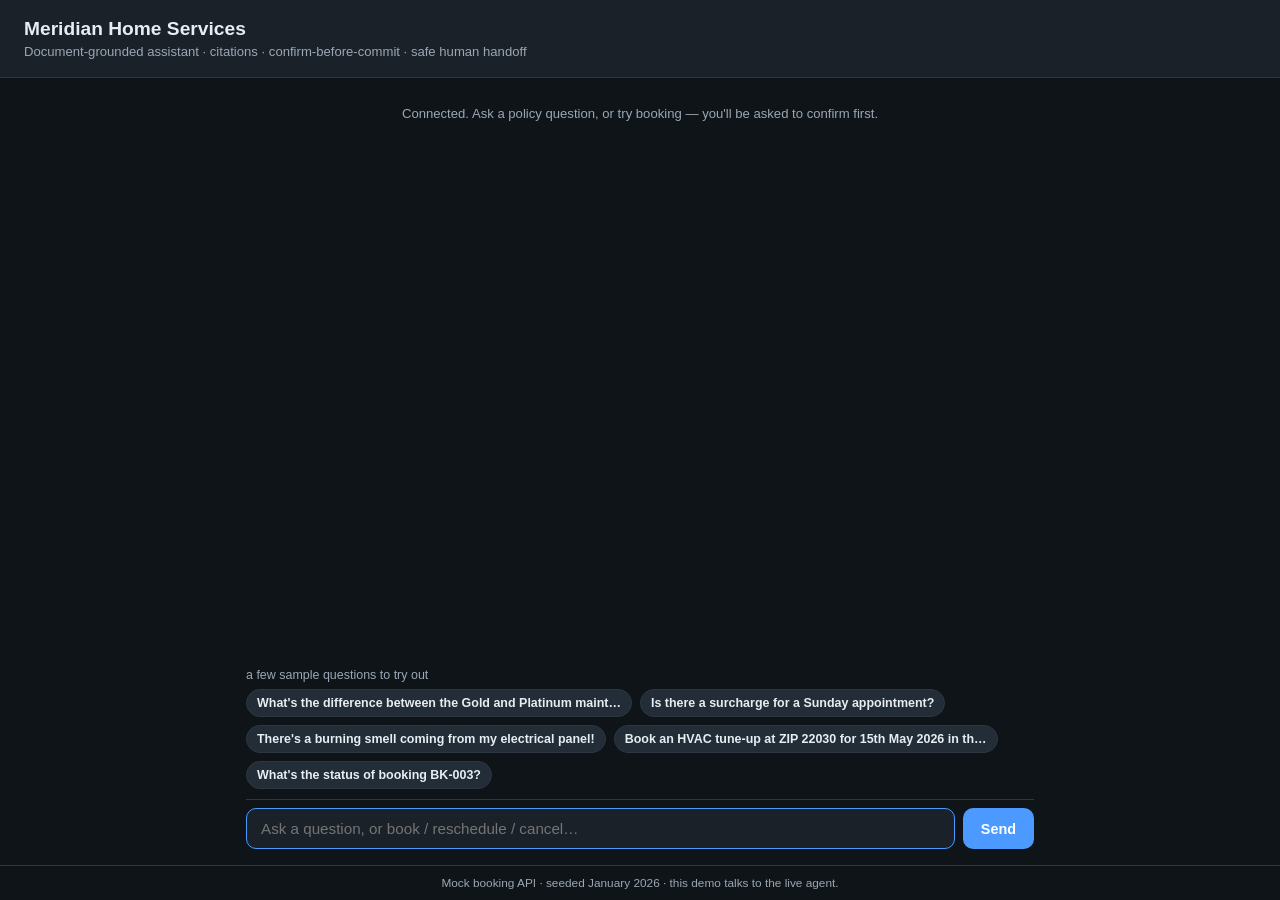
<file: web/index.html>
<!DOCTYPE html>
<html lang="en">
<head>
  <meta charset="utf-8" />
  <meta name="viewport" content="width=device-width, initial-scale=1" />
  <title>Meridian Assistant — Demo</title>
  <link rel="stylesheet" href="style.css?v=2" />
</head>
<body>
  <header>
    <h1>Meridian Home Services</h1>
    <p class="sub">Document-grounded assistant · citations · confirm-before-commit · safe human handoff</p>
  </header>

  <main>
    <section id="chat" aria-live="polite"></section>

    <div id="suggestions">
      <span class="hint">a few sample questions to try out</span>
      <div class="chips" id="suggestion-chips"></div>
    </div>

    <form id="composer" autocomplete="off">
      <input id="message" type="text" placeholder="Ask a question, or book / reschedule / cancel…" aria-label="Message" />
      <button type="submit" id="send">Send</button>
    </form>
  </main>

  <!-- Confirm-before-commit modal: a booking is only created/changed when the user clicks Approve. -->
  <div id="modal-backdrop" class="hidden">
    <div id="modal" role="dialog" aria-modal="true" aria-labelledby="modal-title">
      <h2 id="modal-title">Please confirm</h2>
      <p id="modal-preview"></p>
      <pre id="modal-action" class="action"></pre>
      <div class="modal-buttons">
        <button id="approve" class="primary">Approve</button>
        <button id="decline" class="secondary">Decline</button>
      </div>
    </div>
  </div>

  <footer>
    <span>Mock booking API · seeded January 2026 · this demo talks to the live agent.</span>
  </footer>

  <script src="app.js?v=2"></script>
</body>
</html>
</file>
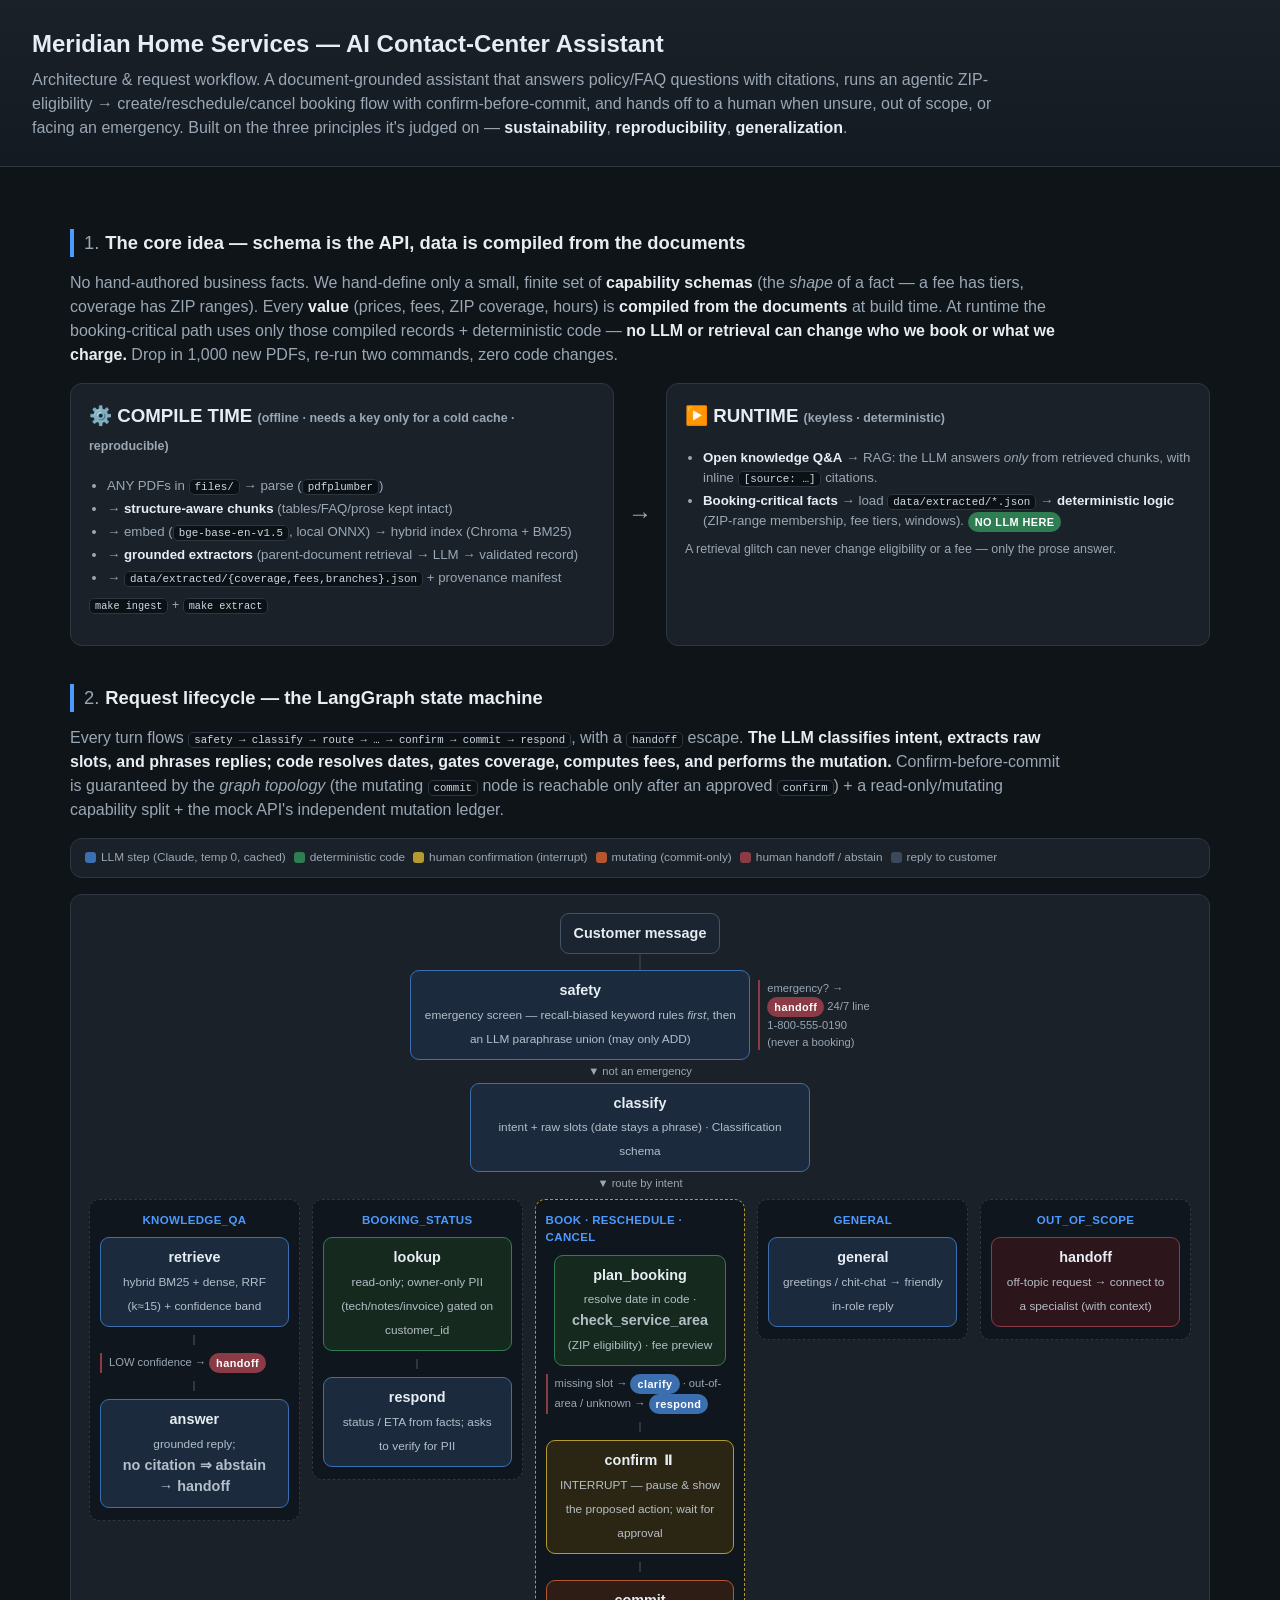
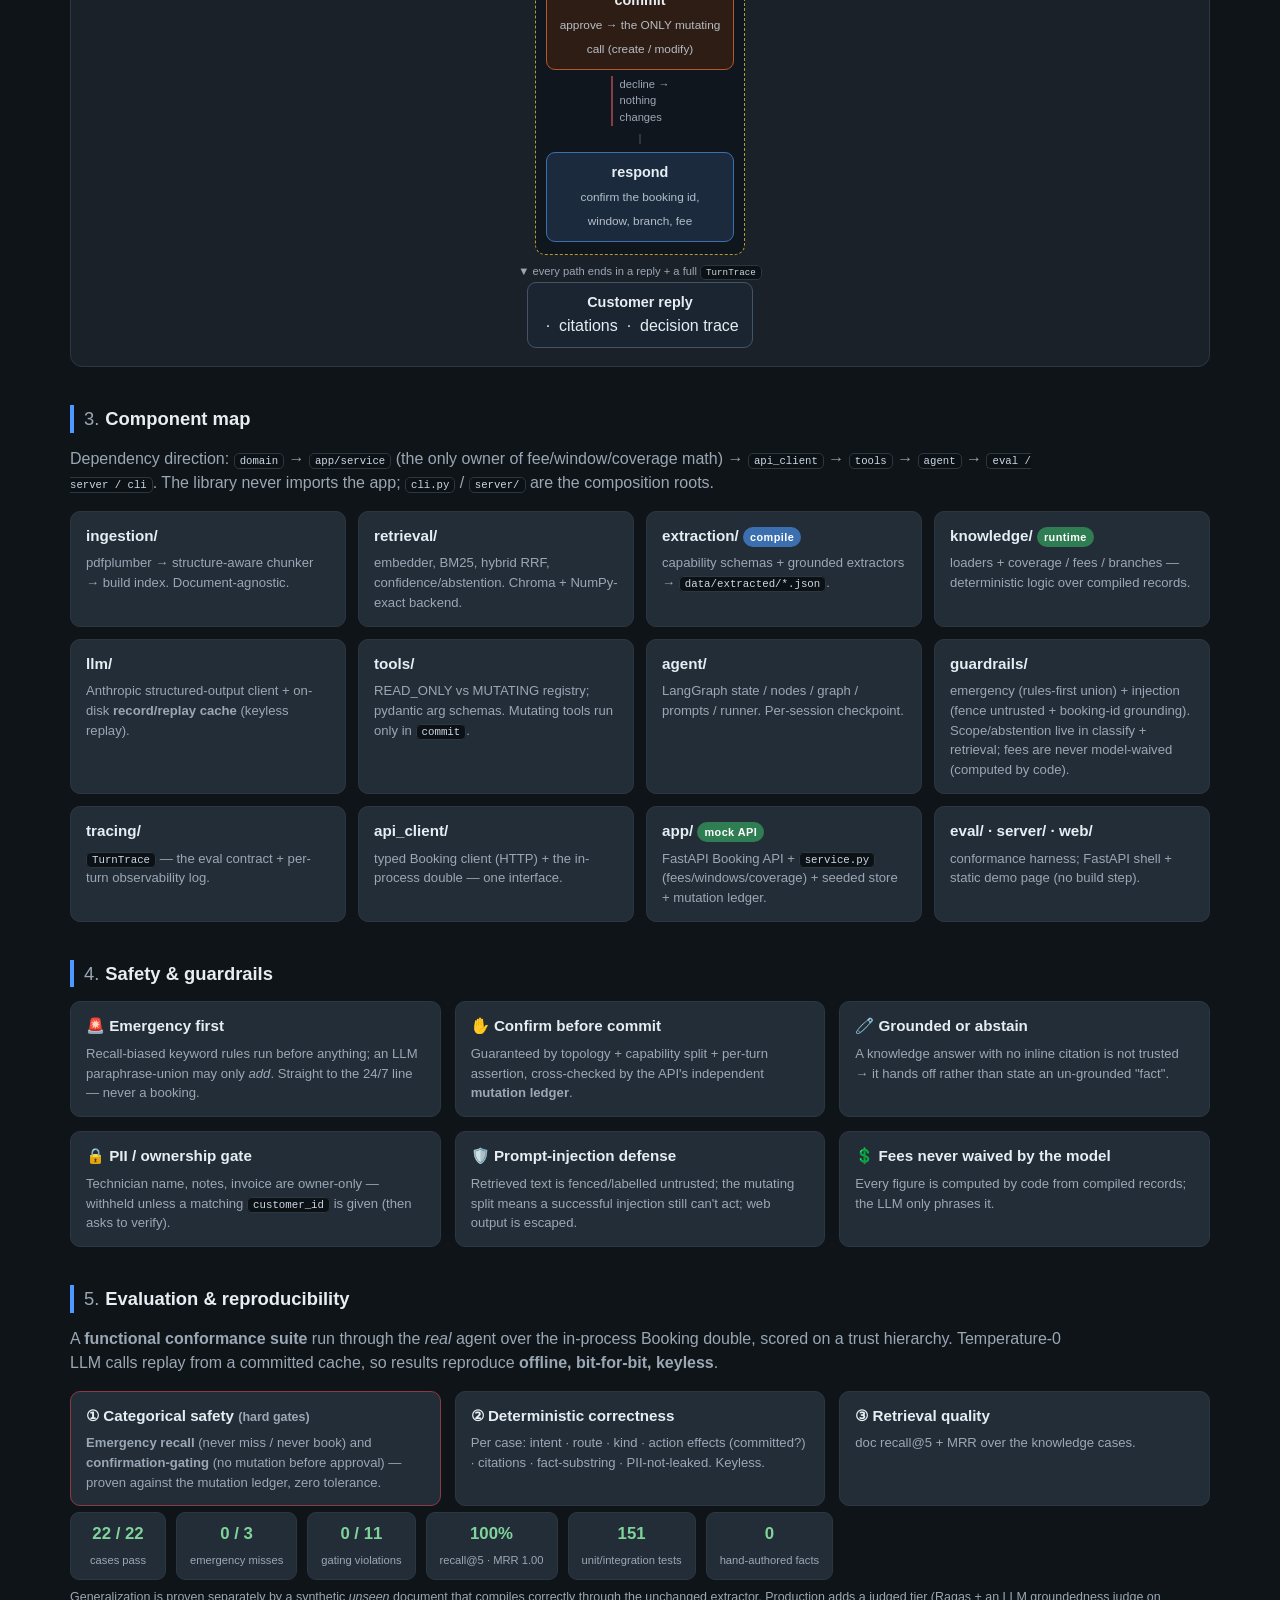
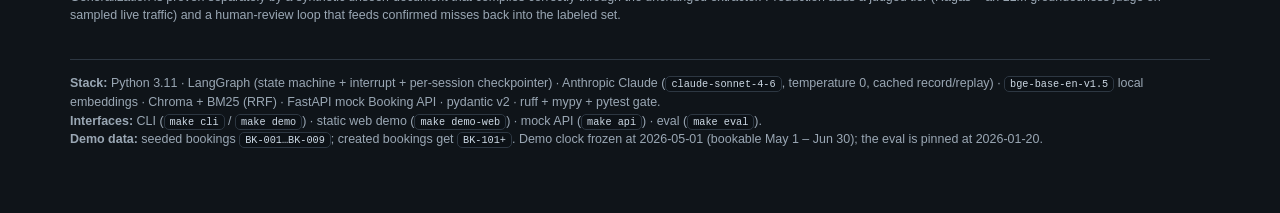
<file: docs/architecture.html>
<!DOCTYPE html>
<html lang="en">
<head>
<meta charset="utf-8" />
<meta name="viewport" content="width=device-width, initial-scale=1" />
<title>Meridian Assistant — Architecture &amp; Workflow</title>
<style>
  :root{
    --bg:#0f1419; --panel:#1a2129; --panel2:#232d38; --ink:#e6edf3; --muted:#9aa7b4;
    --line:#2d3742; --accent:#4c9aff;
    --llm:#3b6fb0; --code:#2f7d52; --mut:#b5562e; --gate:#b59a2e; --halt:#8a3b46; --term:#3a4a5a;
  }
  *{box-sizing:border-box}
  body{margin:0;background:var(--bg);color:var(--ink);font-family:-apple-system,BlinkMacSystemFont,"Segoe UI",Roboto,Helvetica,Arial,sans-serif;line-height:1.5;}
  header{padding:26px 32px;border-bottom:1px solid var(--line);background:linear-gradient(180deg,#1a2129,#141a21);}
  header h1{margin:0;font-size:1.5rem;}
  header p{margin:6px 0 0;color:var(--muted);max-width:980px;}
  main{max-width:1180px;margin:0 auto;padding:24px 20px 64px;}
  h2{font-size:1.15rem;border-left:4px solid var(--accent);padding-left:10px;margin:38px 0 14px;}
  h2 .n{color:var(--muted);font-weight:400;margin-right:6px;}
  p.lead{color:var(--muted);margin:0 0 16px;max-width:1000px;}
  .panel{background:var(--panel);border:1px solid var(--line);border-radius:12px;padding:18px;}
  .grid2{display:grid;grid-template-columns:1fr 1fr;gap:16px;}
  .grid3{display:grid;grid-template-columns:repeat(3,1fr);gap:14px;}
  .grid4{display:grid;grid-template-columns:repeat(2,1fr);gap:12px;}
  @media(min-width:900px){.grid4{grid-template-columns:repeat(4,1fr);}}
  .card{background:var(--panel2);border:1px solid var(--line);border-radius:10px;padding:13px 15px;}
  .card h3{margin:0 0 6px;font-size:.95rem;}
  .card p{margin:0;color:var(--muted);font-size:.82rem;}
  code{background:#0c1116;border:1px solid var(--line);border-radius:5px;padding:1px 5px;font-size:.82em;color:#cdd9e5;}
  .tag{display:inline-block;font-size:.68rem;font-weight:700;letter-spacing:.04em;padding:2px 7px;border-radius:10px;color:#fff;vertical-align:middle;}
  .t-llm{background:var(--llm)} .t-code{background:var(--code)} .t-mut{background:var(--mut)}
  .t-gate{background:var(--gate);color:#1a1500} .t-halt{background:var(--halt)} .t-term{background:var(--term)}
  /* flow */
  .legend{display:flex;flex-wrap:wrap;gap:8px;margin:0 0 16px;}
  .legend span{font-size:.74rem;color:var(--muted);display:flex;align-items:center;gap:5px;}
  .dot{width:11px;height:11px;border-radius:3px;display:inline-block;}
  .flow{display:flex;flex-direction:column;align-items:center;gap:0;}
  .node{border-radius:9px;padding:9px 13px;border:1px solid var(--line);background:var(--panel2);text-align:center;min-width:150px;max-width:340px;}
  .node b{display:block;font-size:.9rem;}
  .node small{color:#cfd9e3;font-size:.74rem;opacity:.85;}
  .node.llm{border-color:#3b6fb0;background:#1c2a3d;}
  .node.code{border-color:#2f7d52;background:#16291f;}
  .node.mut{border-color:#b5562e;background:#2e1d14;}
  .node.gate{border-color:#b59a2e;background:#2b2613;}
  .node.halt{border-color:#8a3b46;background:#2c161b;}
  .node.term{border-color:#445466;background:#1b2531;}
  .arrow{width:2px;height:16px;background:var(--line);}
  .arrowlbl{color:var(--muted);font-size:.7rem;margin:3px 0;}
  .branchrow{display:flex;gap:12px;justify-content:center;flex-wrap:wrap;align-items:flex-start;width:100%;margin-top:4px;}
  .lane{flex:1;min-width:185px;max-width:230px;display:flex;flex-direction:column;align-items:center;gap:8px;background:#10161d;border:1px dashed var(--line);border-radius:10px;padding:12px 10px;}
  .lane .label{font-size:.72rem;color:var(--accent);font-weight:700;letter-spacing:.03em;text-transform:uppercase;}
  .vsep{width:2px;height:10px;background:var(--line);}
  .side{display:flex;align-items:center;gap:8px;}
  .sidebranch{font-size:.7rem;color:var(--muted);border-left:2px solid var(--halt);padding-left:7px;}
  ul.tight{margin:6px 0 0;padding-left:18px;color:var(--muted);font-size:.83rem;}
  ul.tight li{margin:3px 0;}
  .pipe{display:grid;grid-template-columns:1fr auto 1fr;gap:14px;align-items:stretch;}
  .pipe .mid{display:flex;align-items:center;color:var(--muted);font-size:1.5rem;}
  .kpis{display:flex;flex-wrap:wrap;gap:10px;margin-top:6px;}
  .kpi{background:var(--panel2);border:1px solid var(--line);border-radius:9px;padding:8px 13px;text-align:center;min-width:96px;}
  .kpi b{display:block;font-size:1.05rem;color:#7fd49a;}
  .kpi small{color:var(--muted);font-size:.7rem;}
  .foot{margin-top:34px;color:var(--muted);font-size:.78rem;border-top:1px solid var(--line);padding-top:14px;}
  .note{font-size:.78rem;color:var(--muted);margin-top:8px;}
  b.k{color:#e6edf3;}
</style>
</head>
<body>
<header>
  <h1>Meridian Home Services — AI Contact-Center Assistant</h1>
  <p>Architecture &amp; request workflow. A document-grounded assistant that answers policy/FAQ questions with citations,
  runs an agentic ZIP-eligibility → create/reschedule/cancel booking flow with confirm-before-commit, and hands off
  to a human when unsure, out of scope, or facing an emergency. Built on the three principles it's judged on —
  <b class="k">sustainability</b>, <b class="k">reproducibility</b>, <b class="k">generalization</b>.</p>
</header>
<main>

  <!-- ============ THE BIG IDEA ============ -->
  <h2><span class="n">1.</span>The core idea — schema is the API, data is compiled from the documents</h2>
  <p class="lead">No hand-authored business facts. We hand-define only a small, finite set of <b class="k">capability schemas</b>
  (the <i>shape</i> of a fact — a fee has tiers, coverage has ZIP ranges). Every <b class="k">value</b> (prices, fees, ZIP coverage, hours)
  is <b class="k">compiled from the documents</b> at build time. At runtime the booking-critical path uses only those compiled records +
  deterministic code — <b class="k">no LLM or retrieval can change who we book or what we charge.</b> Drop in 1,000 new PDFs, re-run two
  commands, zero code changes.</p>
  <div class="pipe">
    <div class="panel">
      <h3 style="margin-top:0">⚙️ COMPILE TIME <span class="note">(offline · needs a key only for a cold cache · reproducible)</span></h3>
      <ul class="tight">
        <li>ANY PDFs in <code>files/</code> → parse (<code>pdfplumber</code>)</li>
        <li>→ <b class="k">structure-aware chunks</b> (tables/FAQ/prose kept intact)</li>
        <li>→ embed (<code>bge-base-en-v1.5</code>, local ONNX) → hybrid index (Chroma + BM25)</li>
        <li>→ <b class="k">grounded extractors</b> (parent-document retrieval → LLM → validated record)</li>
        <li>→ <code>data/extracted/{coverage,fees,branches}.json</code> + provenance manifest</li>
      </ul>
      <p class="note"><code>make ingest</code> + <code>make extract</code></p>
    </div>
    <div class="mid">→</div>
    <div class="panel">
      <h3 style="margin-top:0">▶️ RUNTIME <span class="note">(keyless · deterministic)</span></h3>
      <ul class="tight">
        <li><b class="k">Open knowledge Q&amp;A</b> → RAG: the LLM answers <i>only</i> from retrieved chunks, with inline <code>[source: …]</code> citations.</li>
        <li><b class="k">Booking-critical facts</b> → load <code>data/extracted/*.json</code> → <b class="k">deterministic logic</b> (ZIP-range membership, fee tiers, windows). <span class="tag t-code">NO&nbsp;LLM&nbsp;HERE</span></li>
      </ul>
      <p class="note">A retrieval glitch can never change eligibility or a fee — only the prose answer.</p>
    </div>
  </div>

  <!-- ============ REQUEST LIFECYCLE ============ -->
  <h2><span class="n">2.</span>Request lifecycle — the LangGraph state machine</h2>
  <p class="lead">Every turn flows <code>safety → classify → route → … → confirm → commit → respond</code>, with a <code>handoff</code> escape.
  <b class="k">The LLM classifies intent, extracts raw slots, and phrases replies; code resolves dates, gates coverage, computes fees, and performs the mutation.</b>
  Confirm-before-commit is guaranteed by the <i>graph topology</i> (the mutating <code>commit</code> node is reachable only after an approved <code>confirm</code>) + a read-only/mutating capability split + the mock API's independent mutation ledger.</p>
  <div class="legend panel" style="padding:10px 14px;">
    <span><i class="dot" style="background:var(--llm)"></i> LLM step (Claude, temp 0, cached)</span>
    <span><i class="dot" style="background:var(--code)"></i> deterministic code</span>
    <span><i class="dot" style="background:var(--gate)"></i> human confirmation (interrupt)</span>
    <span><i class="dot" style="background:var(--mut)"></i> mutating (commit-only)</span>
    <span><i class="dot" style="background:var(--halt)"></i> human handoff / abstain</span>
    <span><i class="dot" style="background:var(--term)"></i> reply to customer</span>
  </div>

  <div class="flow panel" style="margin-top:14px;">
    <div class="node term"><b>Customer message</b></div>
    <div class="arrow"></div>
    <div class="side">
      <div class="node llm"><b>safety</b><small>emergency screen — recall-biased keyword rules <i>first</i>, then an LLM paraphrase union (may only ADD)</small></div>
      <div class="sidebranch">emergency? →<br><span class="tag t-halt">handoff</span> 24/7 line<br>1-800-555-0190<br>(never a booking)</div>
    </div>
    <div class="arrowlbl">▼ not an emergency</div>
    <div class="node llm"><b>classify</b><small>intent + raw slots (date stays a phrase) · Classification schema</small></div>
    <div class="arrowlbl">▼ route by intent</div>

    <div class="branchrow">
      <!-- knowledge -->
      <div class="lane">
        <div class="label">knowledge_qa</div>
        <div class="node llm" style="min-width:0"><b>retrieve</b><small>hybrid BM25 + dense, RRF (k≈15) + confidence band</small></div>
        <div class="vsep"></div>
        <div class="sidebranch" style="align-self:stretch">LOW confidence → <span class="tag t-halt">handoff</span></div>
        <div class="vsep"></div>
        <div class="node llm" style="min-width:0"><b>answer</b><small>grounded reply; <b>no citation ⇒ abstain → handoff</b></small></div>
      </div>
      <!-- status -->
      <div class="lane">
        <div class="label">booking_status</div>
        <div class="node code" style="min-width:0"><b>lookup</b><small>read-only; owner-only PII (tech/notes/invoice) gated on customer_id</small></div>
        <div class="vsep"></div>
        <div class="node llm" style="min-width:0"><b>respond</b><small>status / ETA from facts; asks to verify for PII</small></div>
      </div>
      <!-- booking -->
      <div class="lane" style="max-width:300px;border-color:#b59a2e;">
        <div class="label">book · reschedule · cancel</div>
        <div class="node code" style="min-width:0"><b>plan_booking</b><small>resolve date in code · <b>check_service_area</b> (ZIP eligibility) · fee preview</small></div>
        <div class="sidebranch" style="align-self:stretch">missing slot → <span class="tag t-llm">clarify</span> · out-of-area / unknown → <span class="tag t-llm">respond</span></div>
        <div class="vsep"></div>
        <div class="node gate" style="min-width:0"><b>confirm ⏸</b><small>INTERRUPT — pause &amp; show the proposed action; wait for approval</small></div>
        <div class="vsep"></div>
        <div class="side" style="gap:6px;flex-wrap:wrap;justify-content:center">
          <div class="node mut" style="min-width:0"><b>commit</b><small>approve → the ONLY mutating call (create / modify)</small></div>
          <div class="sidebranch">decline →<br>nothing<br>changes</div>
        </div>
        <div class="vsep"></div>
        <div class="node llm" style="min-width:0"><b>respond</b><small>confirm the booking id, window, branch, fee</small></div>
      </div>
      <!-- general -->
      <div class="lane">
        <div class="label">general</div>
        <div class="node llm" style="min-width:0"><b>general</b><small>greetings / chit-chat → friendly in-role reply</small></div>
      </div>
      <!-- oos -->
      <div class="lane">
        <div class="label">out_of_scope</div>
        <div class="node halt" style="min-width:0"><b>handoff</b><small>off-topic request → connect to a specialist (with context)</small></div>
      </div>
    </div>
    <div class="arrowlbl" style="margin-top:8px">▼ every path ends in a reply + a full <code>TurnTrace</code></div>
    <div class="node term"><b>Customer reply</b> &nbsp;·&nbsp; citations &nbsp;·&nbsp; decision trace</div>
  </div>

  <!-- ============ COMPONENTS ============ -->
  <h2><span class="n">3.</span>Component map</h2>
  <p class="lead">Dependency direction: <code>domain</code> → <code>app/service</code> (the only owner of fee/window/coverage math) → <code>api_client</code> → <code>tools</code> → <code>agent</code> → <code>eval / server / cli</code>. The library never imports the app; <code>cli.py</code> / <code>server/</code> are the composition roots.</p>
  <div class="grid4">
    <div class="card"><h3>ingestion/</h3><p>pdfplumber → structure-aware chunker → build index. Document-agnostic.</p></div>
    <div class="card"><h3>retrieval/</h3><p>embedder, BM25, hybrid RRF, confidence/abstention. Chroma + NumPy-exact backend.</p></div>
    <div class="card"><h3>extraction/ <span class="tag t-llm">compile</span></h3><p>capability schemas + grounded extractors → <code>data/extracted/*.json</code>.</p></div>
    <div class="card"><h3>knowledge/ <span class="tag t-code">runtime</span></h3><p>loaders + coverage / fees / branches — deterministic logic over compiled records.</p></div>
    <div class="card"><h3>llm/</h3><p>Anthropic structured-output client + on-disk <b>record/replay cache</b> (keyless replay).</p></div>
    <div class="card"><h3>tools/</h3><p>READ_ONLY vs MUTATING registry; pydantic arg schemas. Mutating tools run only in <code>commit</code>.</p></div>
    <div class="card"><h3>agent/</h3><p>LangGraph state / nodes / graph / prompts / runner. Per-session checkpoint.</p></div>
    <div class="card"><h3>guardrails/</h3><p>emergency (rules-first union) + injection (fence untrusted + booking-id grounding). Scope/abstention live in classify + retrieval; fees are never model-waived (computed by code).</p></div>
    <div class="card"><h3>tracing/</h3><p><code>TurnTrace</code> — the eval contract + per-turn observability log.</p></div>
    <div class="card"><h3>api_client/</h3><p>typed Booking client (HTTP) + the in-process double — one interface.</p></div>
    <div class="card"><h3>app/ <span class="tag t-code">mock API</span></h3><p>FastAPI Booking API + <code>service.py</code> (fees/windows/coverage) + seeded store + mutation ledger.</p></div>
    <div class="card"><h3>eval/ · server/ · web/</h3><p>conformance harness; FastAPI shell + static demo page (no build step).</p></div>
  </div>

  <!-- ============ GUARDRAILS ============ -->
  <h2><span class="n">4.</span>Safety &amp; guardrails</h2>
  <div class="grid3">
    <div class="card"><h3>🚨 Emergency first</h3><p>Recall-biased keyword rules run before anything; an LLM paraphrase-union may only <i>add</i>. Straight to the 24/7 line — never a booking.</p></div>
    <div class="card"><h3>✋ Confirm before commit</h3><p>Guaranteed by topology + capability split + per-turn assertion, cross-checked by the API's independent <b>mutation ledger</b>.</p></div>
    <div class="card"><h3>🧷 Grounded or abstain</h3><p>A knowledge answer with no inline citation is not trusted → it hands off rather than state an un-grounded "fact".</p></div>
    <div class="card"><h3>🔒 PII / ownership gate</h3><p>Technician name, notes, invoice are owner-only — withheld unless a matching <code>customer_id</code> is given (then asks to verify).</p></div>
    <div class="card"><h3>🛡️ Prompt-injection defense</h3><p>Retrieved text is fenced/labelled untrusted; the mutating split means a successful injection still can't act; web output is escaped.</p></div>
    <div class="card"><h3>💲 Fees never waived by the model</h3><p>Every figure is computed by code from compiled records; the LLM only phrases it.</p></div>
  </div>

  <!-- ============ EVAL ============ -->
  <h2><span class="n">5.</span>Evaluation &amp; reproducibility</h2>
  <p class="lead">A <b>functional conformance suite</b> run through the <i>real</i> agent over the in-process Booking double, scored on a trust hierarchy.
  Temperature-0 LLM calls replay from a committed cache, so results reproduce <b>offline, bit-for-bit, keyless</b>.</p>
  <div class="grid3">
    <div class="card" style="border-color:#8a3b46"><h3>① Categorical safety <span class="note">(hard gates)</span></h3><p><b>Emergency recall</b> (never miss / never book) and <b>confirmation-gating</b> (no mutation before approval) — proven against the mutation ledger, zero tolerance.</p></div>
    <div class="card"><h3>② Deterministic correctness</h3><p>Per case: intent · route · kind · action effects (committed?) · citations · fact-substring · PII-not-leaked. Keyless.</p></div>
    <div class="card"><h3>③ Retrieval quality</h3><p>doc recall@5 + MRR over the knowledge cases.</p></div>
  </div>
  <div class="kpis">
    <div class="kpi"><b>22 / 22</b><small>cases pass</small></div>
    <div class="kpi"><b>0 / 3</b><small>emergency misses</small></div>
    <div class="kpi"><b>0 / 11</b><small>gating violations</small></div>
    <div class="kpi"><b>100%</b><small>recall@5 · MRR 1.00</small></div>
    <div class="kpi"><b>151</b><small>unit/integration tests</small></div>
    <div class="kpi"><b>0</b><small>hand-authored facts</small></div>
  </div>
  <p class="note">Generalization is proven separately by a synthetic <i>unseen</i> document that compiles correctly through the unchanged extractor.
  Production adds a judged tier (Ragas + an LLM groundedness judge on sampled live traffic) and a human-review loop that feeds confirmed misses back into the labeled set.</p>

  <div class="foot">
    <b>Stack:</b> Python 3.11 · LangGraph (state machine + interrupt + per-session checkpointer) · Anthropic Claude (<code>claude-sonnet-4-6</code>, temperature 0, cached record/replay) ·
    <code>bge-base-en-v1.5</code> local embeddings · Chroma + BM25 (RRF) · FastAPI mock Booking API · pydantic v2 · ruff + mypy + pytest gate.
    <br><b>Interfaces:</b> CLI (<code>make cli</code> / <code>make demo</code>) · static web demo (<code>make demo-web</code>) · mock API (<code>make api</code>) · eval (<code>make eval</code>).
    <br><b>Demo data:</b> seeded bookings <code>BK-001…BK-009</code>; created bookings get <code>BK-101+</code>. Demo clock frozen at 2026-05-01 (bookable May 1 – Jun 30); the eval is pinned at 2026-01-20.
  </div>
</main>
</body>
</html>
</file>
<file: web/style.css>
:root {
  --bg: #0f1419;
  --panel: #1a2129;
  --panel-2: #232d38;
  --text: #e6edf3;
  --muted: #9aa7b4;
  --accent: #4c9aff;
  --user: #2b6cb0;
  --assistant: #232d38;
  --emergency: #d64545;
  --ok: #3fb950;
  --border: #2d3742;
}

* { box-sizing: border-box; }

body {
  margin: 0;
  font-family: -apple-system, BlinkMacSystemFont, "Segoe UI", Roboto, Helvetica, Arial, sans-serif;
  background: var(--bg);
  color: var(--text);
  display: flex;
  flex-direction: column;
  min-height: 100vh;
}

header {
  padding: 18px 24px;
  border-bottom: 1px solid var(--border);
  background: var(--panel);
}
header h1 { margin: 0; font-size: 1.2rem; }
header .sub { margin: 4px 0 0; color: var(--muted); font-size: 0.82rem; }

main {
  flex: 1;
  width: 100%;
  max-width: 820px;
  margin: 0 auto;
  padding: 16px;
  display: flex;
  flex-direction: column;
}

#chat { flex: 1; display: flex; flex-direction: column; gap: 12px; padding-bottom: 12px; }

.msg { max-width: 86%; padding: 10px 14px; border-radius: 12px; line-height: 1.45; white-space: pre-wrap; word-wrap: break-word; }
.msg.user { align-self: flex-end; background: var(--user); color: #fff; border-bottom-right-radius: 3px; }
.msg.assistant { align-self: flex-start; background: var(--assistant); border: 1px solid var(--border); border-bottom-left-radius: 3px; }
.msg.handoff { border-left: 3px solid var(--emergency); }
.msg.system { align-self: center; color: var(--muted); font-size: 0.82rem; background: none; }

/* "Generating…" typing indicator — animated dots while the assistant is working. */
.msg.typing { padding: 14px 16px; }
.msg.typing .dots { display: inline-flex; gap: 5px; align-items: center; }
.msg.typing .dots span {
  width: 7px; height: 7px; border-radius: 50%;
  background: var(--muted);
  animation: typing-pulse 1.2s infinite ease-in-out;
}
.msg.typing .dots span:nth-child(2) { animation-delay: 0.2s; }
.msg.typing .dots span:nth-child(3) { animation-delay: 0.4s; }
@keyframes typing-pulse {
  0%, 60%, 100% { opacity: 0.25; transform: translateY(0); }
  30%           { opacity: 1;    transform: translateY(-3px); }
}
@media (prefers-reduced-motion: reduce) {
  .msg.typing .dots span { animation: none; opacity: 0.6; }
}

.citations { margin-top: 8px; display: flex; flex-wrap: wrap; gap: 6px; }
.cite-chip { font-size: 0.72rem; background: var(--panel-2); border: 1px solid var(--border); color: var(--accent); padding: 2px 8px; border-radius: 10px; }

.committed { margin-top: 8px; color: var(--ok); font-size: 0.8rem; font-weight: 600; }

details.trace { margin-top: 8px; font-size: 0.76rem; color: var(--muted); }
details.trace summary { cursor: pointer; user-select: none; }
details.trace pre { background: var(--bg); border: 1px solid var(--border); border-radius: 8px; padding: 8px; overflow-x: auto; color: var(--muted); }

#suggestions { margin: 6px 0 10px; }
#suggestions .hint { color: var(--muted); font-size: 0.78rem; }
.chips { display: flex; flex-wrap: wrap; gap: 8px; margin-top: 6px; }
.chip { cursor: pointer; font-size: 0.78rem; background: var(--panel-2); border: 1px solid var(--border); color: var(--text); padding: 6px 10px; border-radius: 14px; }
.chip:hover { border-color: var(--accent); }

#composer { display: flex; gap: 8px; padding-top: 8px; border-top: 1px solid var(--border); }
#message { flex: 1; padding: 11px 14px; border-radius: 10px; border: 1px solid var(--border); background: var(--panel); color: var(--text); font-size: 0.95rem; }
#message:focus { outline: none; border-color: var(--accent); }

button { cursor: pointer; border: none; border-radius: 10px; padding: 11px 18px; font-size: 0.9rem; font-weight: 600; }
button:disabled { opacity: 0.5; cursor: default; }
#send, .primary { background: var(--accent); color: #fff; }
.secondary { background: var(--panel-2); color: var(--text); border: 1px solid var(--border); }

footer { padding: 10px 24px; border-top: 1px solid var(--border); color: var(--muted); font-size: 0.74rem; text-align: center; }

#modal-backdrop { position: fixed; inset: 0; background: rgba(0,0,0,0.6); display: flex; align-items: center; justify-content: center; z-index: 10; }
#modal-backdrop.hidden { display: none; }
#modal { background: var(--panel); border: 1px solid var(--border); border-radius: 14px; padding: 22px; width: min(92vw, 460px); }
#modal h2 { margin: 0 0 10px; font-size: 1.05rem; }
#modal-preview { margin: 0 0 10px; }
.action { background: var(--bg); border: 1px solid var(--border); border-radius: 8px; padding: 10px; font-size: 0.76rem; color: var(--muted); overflow-x: auto; white-space: pre-wrap; }
.modal-buttons { display: flex; gap: 10px; justify-content: flex-end; margin-top: 14px; }
</file>
